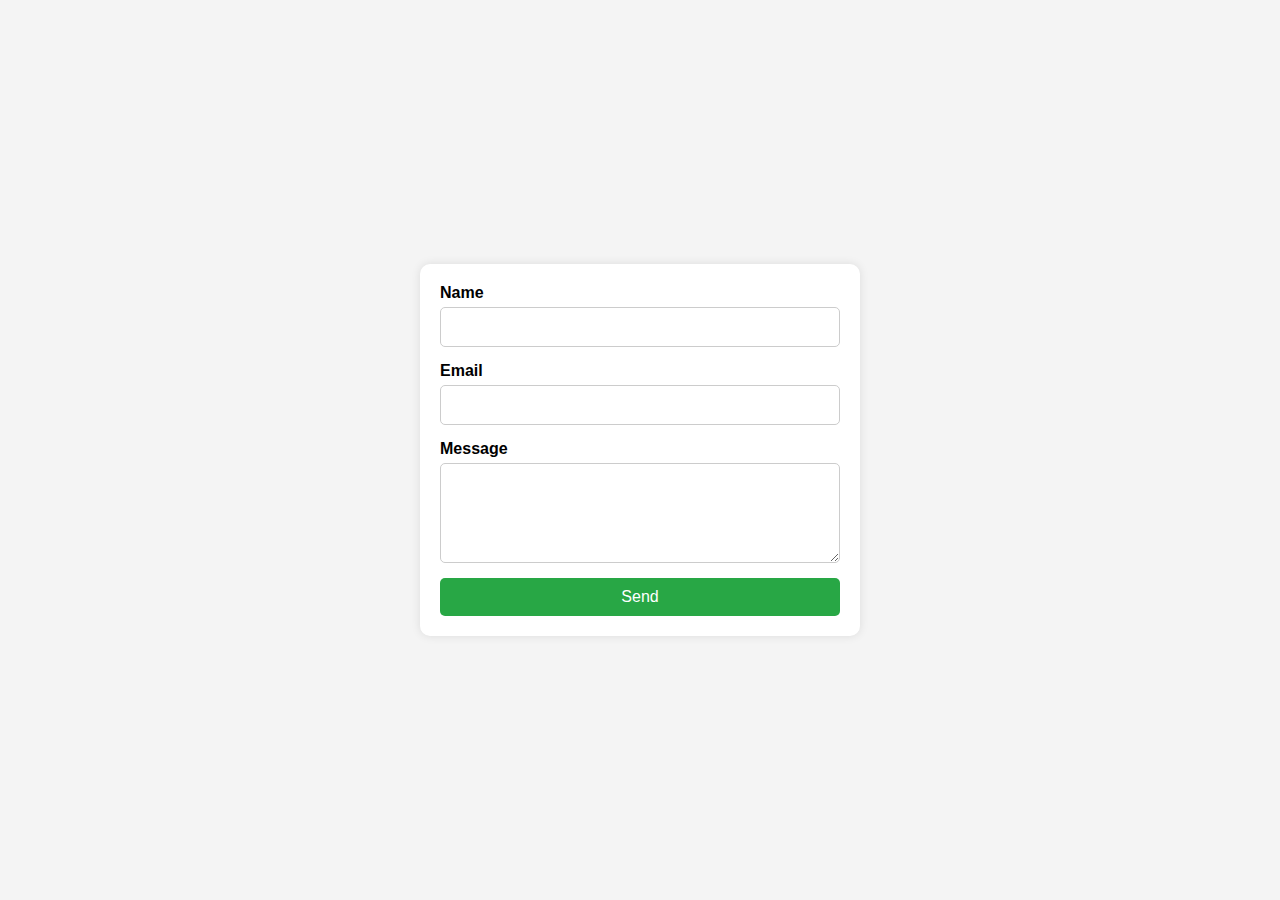
<file: contactFormTest.html>
<!DOCTYPE html>
<html lang="en">
<head>
    <meta charset="UTF-8">
    <meta name="viewport" content="width=device-width, initial-scale=1.0">
    <title>Contact Form</title>
    <style>
        body {
            font-family: Arial, sans-serif;
            display: flex;
            justify-content: center;
            align-items: center;
            height: 100vh;
            margin: 0;
            background-color: #f4f4f4;
        }
        .container {
            background: white;
            padding: 20px;
            border-radius: 10px;
            box-shadow: 0 0 10px rgba(0, 0, 0, 0.1);
            width: 100%;
            max-width: 400px;
        }
        form {
            display: flex;
            flex-direction: column;
            align-items: flex-end; /* Aligning form elements to the right */
        }
        label {
            margin-bottom: 5px;
            font-weight: bold;
            width: 100%;
            text-align: left; /* Keep label aligned to the left */
        }
        input, textarea {
            width: 100%;
            padding: 10px;
            margin-bottom: 15px;
            border: 1px solid #ccc;
            border-radius: 5px;
            font-size: 16px;
            box-sizing: border-box; /* Ensures padding doesn't affect width */
        }
        textarea {
            resize: vertical; /* Restricts resizing to vertical only */
            min-height: 100px; /* Ensures the textarea has a minimum height */
        }
        button {
            padding: 10px;
            background: #28a745;
            color: white;
            border: none;
            border-radius: 5px;
            cursor: pointer;
            font-size: 16px;
            width: 100%; /* Ensures button matches width of inputs */
            box-sizing: border-box; /* Ensures padding doesn't affect width */
        }
        button:hover {
            background: #218838;
        }
        .hidden {
            display: none;
        }
    </style>
</head>
<body>
    <div class="container">
        <form name="contact" method="POST" data-netlify="true" onsubmit="handleSubmit(event)">
            <input type="hidden" name="form-name" value="contact">
            <label for="name">Name</label>
            <input type="text" id="name" name="name" required>
            
            <label for="email">Email</label>
            <input type="email" id="email" name="email" required>
            
            <label for="message">Message</label>
            <textarea id="message" name="message" rows="4" required></textarea>
            
            <button type="submit">Send</button>
        </form>
        <p id="confirmation" class="hidden">Thank you! Your message has been sent.</p>
    </div>

    <script>
        function handleSubmit(event) {
            event.preventDefault();
            const form = event.target;
            const confirmation = document.getElementById("confirmation");
            fetch("/", {
                method: "POST",
                body: new FormData(form)
            }).then(() => {
                form.reset();
                form.classList.add("hidden");
                confirmation.classList.remove("hidden");
            }).catch(error => console.error("Error submitting form", error));
        }
    </script>
</body>
</html>
</file>
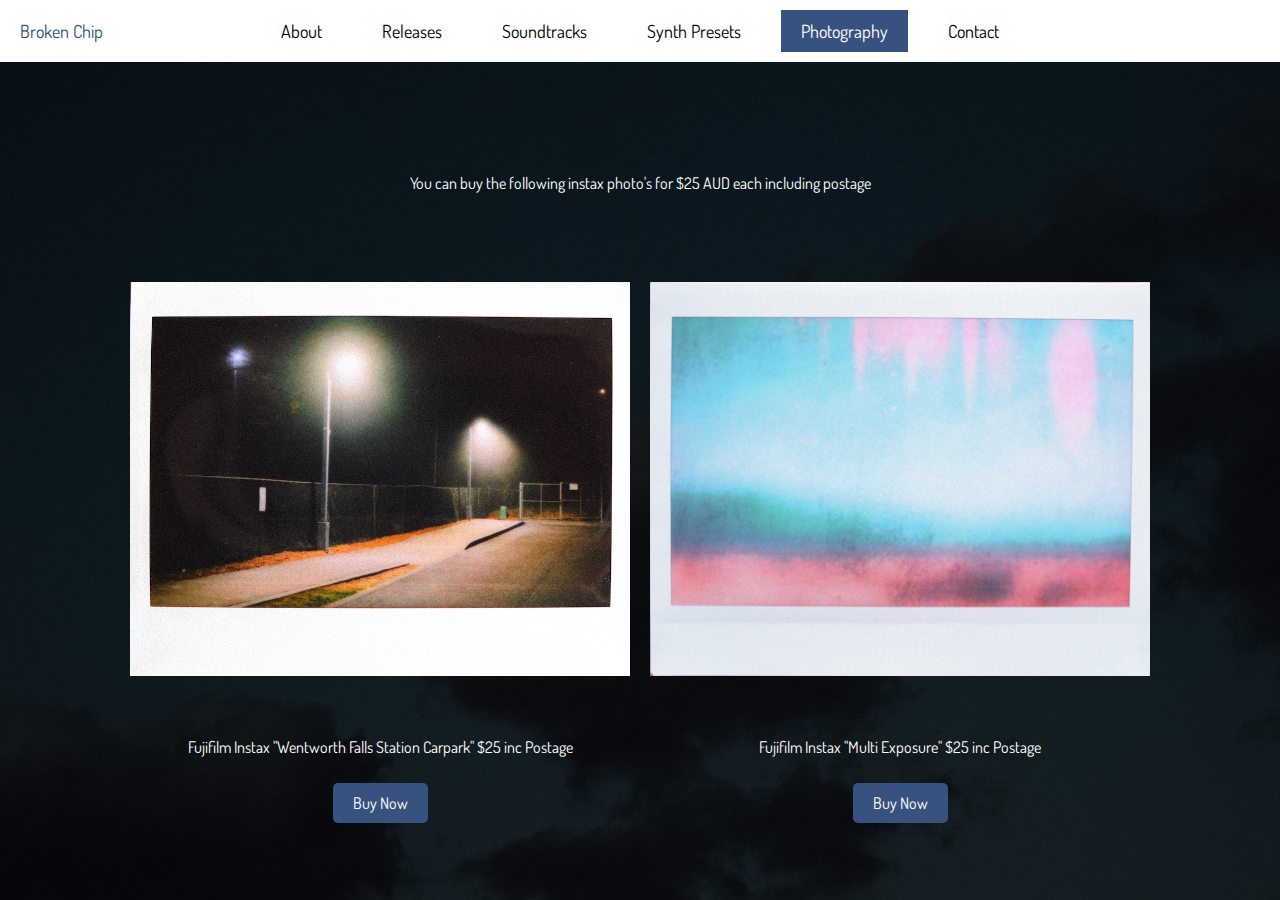
<file: photography.html>
<!DOCTYPE html>
<html lang="en">

<head>
    <meta charset="UTF-8">
    <meta name="viewport" content="width=device-width, initial-scale=1.0">
    <title>Broken Chip</title>
    <link rel="stylesheet" href="style.css">
    <link rel="preconnect" href="https://fonts.googleapis.com">
    <link rel="preconnect" href="https://fonts.gstatic.com" crossorigin>
    <link href="https://fonts.googleapis.com/css2?family=Dosis:wght@200..800&display=swap" rel="stylesheet">
    <link rel="icon" type="image/png" href="favicon.png">
    <meta name="robots" content="index, follow">
    <meta name="googlebot" content="index,follow">
    <meta name="keywords" content="ambient,music,australian,experimental,soundtrack,drone,photography">
    <style>
        body {
            background-image: url('photoPage-background.jpg');
            background-size: cover;
            background-position: center;
        }
        p {
            color: #ffffff;
        }

        /* Remove background image on pages with the 'no-background' class 
        body.no-background {
            background-image: none;
        } */
    </style>
</head>

<body class="no-background">
    <div class="firstWord">
        <a href="index.html">Broken Chip</a>
    </div>
    <div class="menu" id="menu">
        <a href="about.html">About</a>
        <a href="music.html">Releases</a>
        <a href="soundtracks.html">Soundtracks</a>
        <a href="patch-design.html">Synth Presets</a>
        <a href="photography.html" class="active">Photography</a>
        <a href="contact.html">Contact</a>
    </div>
    <div class="hamburger" id="hamburger">
        &#9776; <!-- Hamburger icon -->
    </div>

    <div class="push-down-more">
        <p style="color: #ffffff;">You can buy the following instax photo's for $25 AUD each including postage</p>
        <section class="photo-display">
            <div class="photo-grid">
                <div class="photo-item">
                    <img src="photos/Carpark.jpg" alt="Wentworth Falls Station Carpark">
                    <p>Fujifilm Instax "Wentworth Falls Station Carpark" $25 inc Postage</p>
                    <form action="https://www.paypal.com/cgi-bin/webscr" method="post" target="_top">
                        <input type="hidden" name="cmd" value="_xclick">
                        <input type="hidden" name="business" value="brokenchip@gmail.com">
                        <input type="hidden" name="item_name" value="Wentworth Falls Carpark">
                        <input type="hidden" name="amount" value="25.00">
                        <input type="hidden" name="currency_code" value="AUD">
                        <input class="buy-button" type="submit" value="Buy Now">
                    </form>
                </div>
                <div class="photo-item">
                    <img src="photos/Multi-exposure.JPG" alt="Multi Exposure">
                    <p>Fujifilm Instax "Multi Exposure" $25 inc Postage</p>
                    <form action="https://www.paypal.com/cgi-bin/webscr" method="post" target="_top">
                        <input type="hidden" name="cmd" value="_xclick">
                        <input type="hidden" name="business" value="brokenchip@gmail.com">
                        <input type="hidden" name="item_name" value="Multi Exposure">
                        <input type="hidden" name="amount" value="25.00">
                        <input type="hidden" name="currency_code" value="AUD">
                        <input class="buy-button" type="submit" value="Buy Now">
                    </form>
                </div>
                <!--<div class="photo-item">
                    <img src="photos/DSCF6068-2.jpg" alt="Photo 3">
                    <p>Fujifilm Instax 1 of 1 Building at night $25.</p>
                    <form action="https://www.paypal.com/cgi-bin/webscr" method="post" target="_top">
                        <input type="hidden" name="cmd" value="_xclick">
                        <input type="hidden" name="business" value="brokenchip@gmail.com">
                        <input type="hidden" name="item_name" value="Photo 3">
                        <input type="hidden" name="amount" value="25.00">
                        <input type="hidden" name="currency_code" value="AUD">
                        <input class="buy-button" type="submit" value="Buy Now">
                    </form>
                </div>
                <div class="photo-item">
                    <img src="photos/DSCF6478-2.jpg" alt="Photo 4">
                    <p>Fujifilm Instax 1 of 1 Multi Exposure $25</p>
                    <form action="https://www.paypal.com/cgi-bin/webscr" method="post" target="_top">
                        <input type="hidden" name="cmd" value="_xclick">
                        <input type="hidden" name="business" value="brokenchip@gmail.com">
                        <input type="hidden" name="item_name" value="Photo 4">
                        <input type="hidden" name="amount" value="25.00">
                        <input type="hidden" name="currency_code" value="AUD">
                        <input class="buy-button" type="submit" value="Buy Now">
                    </form>
                </div>-->
            </div>
        </section>
    </div>
    <script src="script.js"></script>
</body>

</html>
</file>
<file: style.css>
body {
  background-color: #000000;
  background-image: url('bg-img.png');
  background-size: cover;
  background-position: center center;
  background-attachment: fixed;
  color: #bbb;
  font-family: "Dosis", serif;
  text-align: center;
  margin: 0;
  padding: 0;
  display: flex;
  flex-direction: column;
  justify-content: center;
  height: 100vh;
}

.menu {
  position: fixed;
  display: flex;
  justify-content: center;
  gap: 20px;
  top: 0px;
  left: 0px;
  width: 100%;
  background-color: #ffffff;
  padding: 10px 0;
  z-index: 1;
}

.menu a {
  text-decoration: none;
  color: #000000;
  font-size: 18px;
  padding: 10px 20px;
  transition: 0.3s;
}

.menu a:hover {
  background-color: #37527e5e;
  color: #0d0d0d;
}

.menu a.active {
  background-color: #37527e;
  color: #ffffff;
  font-weight: normal;
}


.firstWord {
  display: flex;
  gap: 20px;
  position: fixed;
  justify-content: left;
  top: 0;
  left: 0;
  font-size: 20px;
  background-color: #ffffff;
  padding: 10px 0;
  z-index: 2;
}

.firstWord a {
  text-decoration: none;
  color: #2e5182;
  font-size: 18px;
  padding: 10px 20px;
  transition: 0.3s;
}

.firstWord a:hover {
  background-color: #c3ff0081;
  color: #0d0d0d;
}

.firstWord a.active {
  background-color: #c3ff00;
  color: #000000;
  font-weight: normal;
}

.iframe-container {
  margin-top: 20px;
  display: flex;
  justify-content: center;
  width: 100%;
}

iframe {
  max-width: 500px;
  width: 100%;
  height: 120px;
}

.lower {
  margin-top: 1000px;
}

section {
  margin-top: 150px;
}

.bio-section {
  max-width: 800px;
  margin: 150px auto 0 auto;
  padding: 20px;
  text-align: center;
  font-size: 18px;
  line-height: 1.6;
}

.push-down {
  margin-top: 350px; /* Adjust this value to control how much space is added */
}

.push-down-more {
  margin-top: 100px; /* Adjust this value to control how much space is added */
}

.push-down-lots {
  margin-top: 700px; /* Adjust this value to control how much space is added */
}

/* Hamburger icon styles */
.hamburger {
  display: none;
  font-size: 30px;
  color: #fff;
  cursor: pointer;
  position: fixed;
  top: 10px;
  right: 20px;
  z-index: 2;
}

a {
  text-decoration: none;
  color: #c3ff00; /* Inherit the text color from the parent element */
}

/* Responsive styles for smaller screens */
@media (max-width: 1000px) {
  .menu {
    display: none;
    flex-direction: column;
    align-items: center;
  }

  .hamburger {
    display: block;
  }

  .menu a {
    font-size: 16px;
    padding: 8px 16px;
  }

  .firstWord {
    font-size: 18px;
    padding: 8px;
  }

  .bio-section {
    margin-top: 180px;
    font-size: 16px;
    padding: 5%;
  }
}

@media (max-width: 480px) {
  .menu a {
    font-size: 14px;
    padding: 6px 12px;
  }

  .firstWord {
    font-size: 16px;
    padding: 6px;
  }

  .bio-section {
    font-size: 14px;
    padding: 10px;
  }
}

.footer {
  display: flex;
  align-items: center;
  justify-content: center;
  gap: 10px;
  padding: 20px;
  text-align: center;
}

.footer p {
  margin: 0;
  font-size: 14px;
  color: #ffffff;
}

.instagram-logo {
  width: 30px; /* Adjust size */
  height: 30px;
  transition: transform 0.3s ease-in-out;
}

.instagram-logo:hover {
  transform: scale(1.1);
}

/* CSS for photo page with Paypal*/

.photo-display {
  max-width: 1100px;
  margin: 0 auto;
  padding: 20px;
  display: flex;
  justify-content: center;
  align-items: center;
  text-align: center;
}
.photo-grid {
  display: grid;
  grid-template-columns: repeat(2, 1fr);
  gap: 20px;
  justify-content: center;
  max-width: 100%;
}
.photo-item {
  display: flex;
  flex-direction: column;
  align-items: center;
  text-align: center;
}
.photo-item img {
  width: 500px;
  height: 500px;
  object-fit: contain;
  /* border-radius: 8px;  Gives images a radius of 8px */
}
.photo-item p {
  font-family: 'Dosis', sans-serif;
  font-size: 1em;
  margin-top: 8px;
}
.photo-item form {
  margin-top: 10px;
}
.buy-button {
  background-color: #37527e;
  color: white;
  font-family: 'Dosis', sans-serif;
  font-size: 1em;
  padding: 10px 20px;
  border: none;
  border-radius: 5px;
  cursor: pointer;
  transition: background-color 0.3s ease;
}
.buy-button:hover {
  background-color: #333;
}

@media (max-width: 768px) {
  .photo-grid {
      grid-template-columns: repeat(1, 1fr);
      margin-top: 700px;
  }
}

/* NEW MENU */

/* Style for "Quiet Wonder" text */
.quiet-wonder {
  font-size: 18px; /* Initial size */
  /*font-weight: normal;*/
  color: #ffffff; /* Default color */
  display: inline-block;
  transition: transform 0.5s ease, color 0.5s ease; /* Smooth transition for size and color */
}

/* Hover effect for enlarging and changing color */
.quiet-wonder:hover {
  transform: scale(1.5); /* Enlarge to 150% on hover */
  color: #c3ff00; /* Change to lime green on hover */
}

/* Suggest to the browser that the transform and color will change */
.quiet-wonder {
  will-change: transform, color; /* Performance optimization */
}



/* Optional: Add a little spacing between elements if desired */
h1, .quiet-wonder {
  margin: 20px;
}

/*test*/

.bio-section {
  position: relative;
  text-align: center;
  padding: 50px 0;
}

.moving-text {
  display: inline-block;
}

.word {
  display: inline-block;
  animation: moveText 10s ease-in-out infinite;
}

.word:nth-child(1) {
  animation-delay: 0s;
}

.word:nth-child(2) {
  animation-delay: 1s;
}

.word:nth-child(3) {
  animation-delay: 2s;
}

.word:nth-child(4) {
  animation-delay: 3s;
}

.word:nth-child(5) {
  animation-delay: 4s;
}

.dot-com {
  display: inline-block;
  animation: moveDotCom 5s ease-in-out infinite;
  animation-delay: 5s; /* Add a delay so it moves at a different time */
}

@keyframes moveText {
  0% {
      transform: translateX(0);
  }
  50% {
      transform: translateX(150px); /* Move 150px to the right */
  }
  100% {
      transform: translateX(0); /* Return to the center */
  }
}

@keyframes moveDotCom {
  0% {
      transform: translateX(0);
  }
  50% {
      transform: translateX(150px); /* Move 150px to the right */
  }
  100% {
      transform: translateX(0); /* Return to the center */
  }
}

.bottom-bar {
  position: absolute;
  bottom: 20px; /* Adjust distance from the bottom */
  left: 50%;
  transform: translateX(-50%);
  white-space: nowrap; /* Prevent text from wrapping */
  font-size: 18px;
  font-family: Arial, sans-serif;
}

.bottom-bar a {
  color: blue;
  text-decoration: none;
  margin-left: 10px; /* Space between text and link */
}

.bottom-bar a:hover {
  text-decoration: underline;
}

.left-text {
  position: absolute;
  left: 20px; /* Distance from the left edge */
  top: 50%;
  transform: translateY(-50%); /* Center vertically */
  font-size: 18px;

}
</file>
